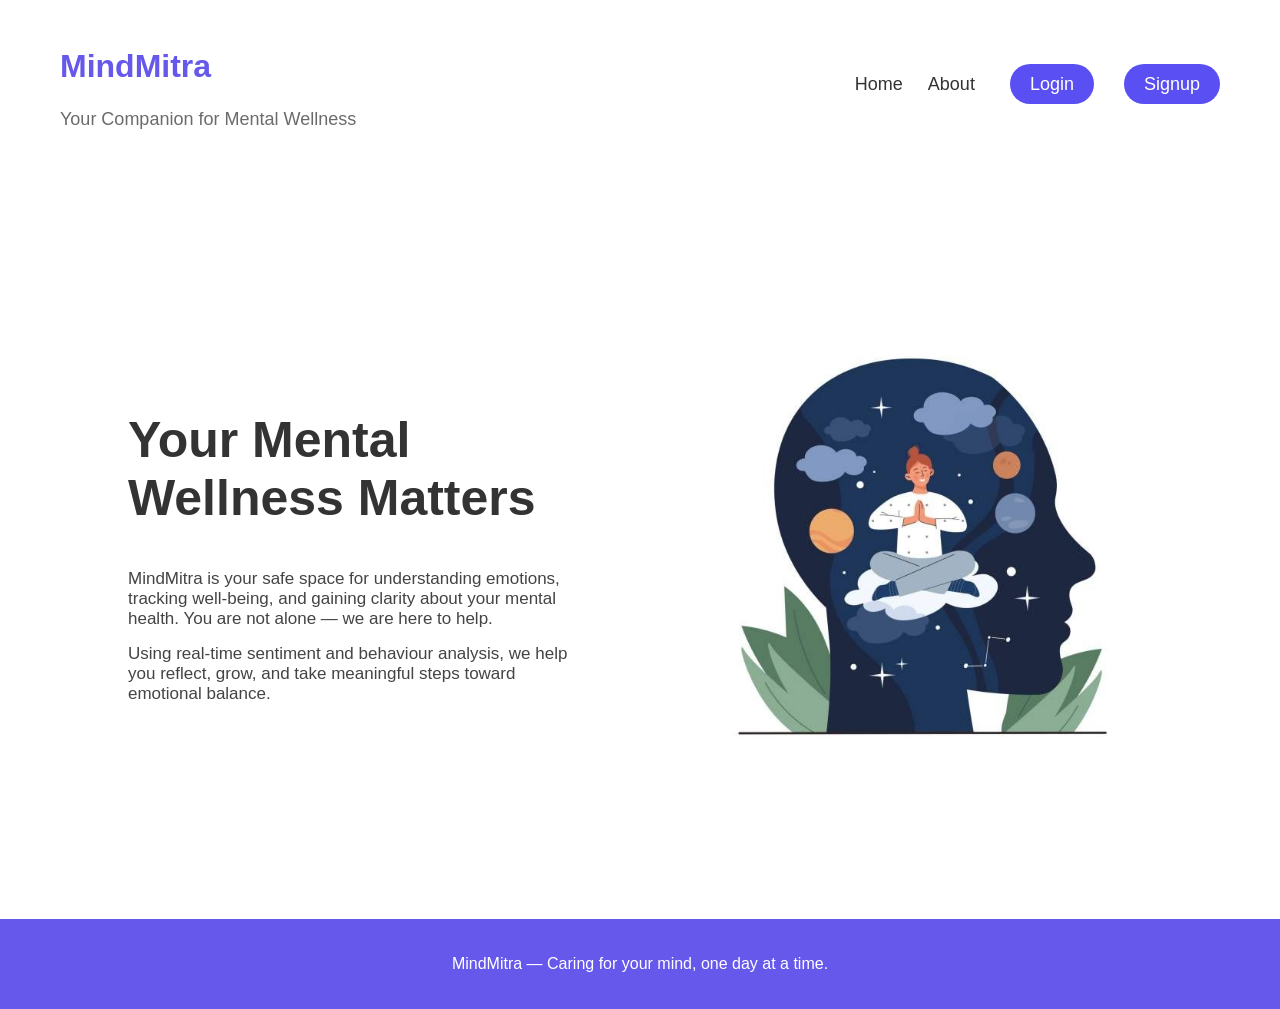
<file: website/template/index.html>
<!DOCTYPE html>
<html lang="en">
<head>
    <meta charset="UTF-8">
    <meta name="viewport" content="width=device-width, initial-scale=1.0">
    <title>Mental Health Wellness</title>
    <link rel="stylesheet" href="../static/style_2.css">
</head>
<body>

    <!-- Navigation -->
    <header>
        <nav class="navbar">
	<div class="logo-container">
            <h2 class="logo">MindMitra</h2>
	    <p class="subtitle">Your Companion for Mental Wellness</p>
	</div>
            <ul class="nav-links">
                <li><a href="index.html">Home</a></li>
                <li><a href="about.html">About</a></li>
                <li><a href="login.html" class="nav-btn login-btn">Login</a></li>
   	        <li><a href="signup.html" class="nav-btn signup-btn">Signup</a></li>
            </ul>
        </nav>
    </header>

    <!-- Hero Section -->
    <section class="hero">
        <div class="hero-text">
            <h1>Your Mental Wellness Matters</h1>
            <p>MindMitra is your safe space for understanding emotions, tracking well-being, and gaining 	      clarity about your mental health. 
               You are not alone — we are here to help.</p>
	    <p>Using real-time sentiment and behaviour analysis, we help you reflect, grow, and take 			meaningful steps toward emotional balance.</p>
        </div>

        <div class="hero-img">
            <!-- Replace with your own image -->
            <img src="images/iamge_2.jpg" alt="Mental health image">
        </div>
    </section>

    <!-- Footer -->
    <footer>
        <p>MindMitra — Caring for your mind, one day at a time.</p>
    </footer>

</body>
</html>
</file>
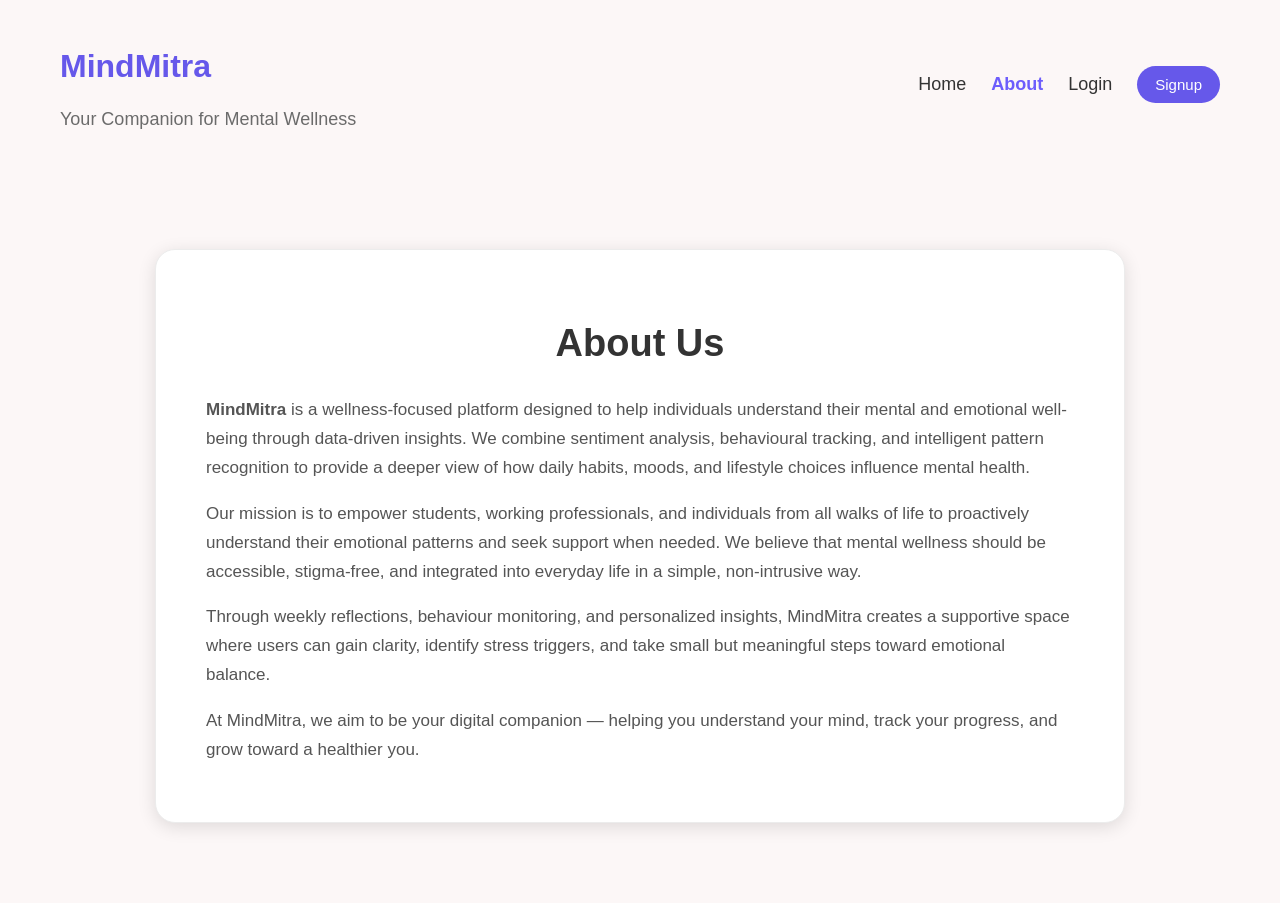
<file: website/template/about.html>
<!DOCTYPE html>
<html lang="en">
<head>
    <meta charset="UTF-8">
    <meta name="viewport" content="width=device-width, initial-scale=1.0">
    <title>About Us | MindMitra</title>
    <link rel="stylesheet" href="../static/style_2.css">
</head>

<body class="about-body">

    <!-- Navbar (same as your landing page) -->
    <header>
        <nav class="navbar">
            <div class="logo-container">
                <h2 class="logo">MindMitra</h2>
                <p class="subtitle">Your Companion for Mental Wellness</p>
            </div>

            <ul class="nav-links">
                <li><a href="index.html">Home</a></li>
                <li><a class="active" href="about.html">About</a></li>
                <li><a href="login.html">Login</a></li>
                <button class="btn-primary">Signup</button>
            </ul>
        </nav>
    </header>

    <!-- About Card Section -->
    <section class="about-section">
        <div class="about-card">
            <h1>About Us</h1>
            <p>
                <strong>MindMitra</strong> is a wellness-focused platform designed to help individuals 
                understand their mental and emotional well-being through data-driven insights.  
                We combine sentiment analysis, behavioural tracking, and intelligent pattern recognition 
                to provide a deeper view of how daily habits, moods, and lifestyle choices influence 
                mental health.
            </p>

            <p>
                Our mission is to empower students, working professionals, and individuals from all walks 
                of life to proactively understand their emotional patterns and seek support when needed.  
                We believe that mental wellness should be accessible, stigma-free, and integrated into 
                everyday life in a simple, non-intrusive way.
            </p>

            <p>
                Through weekly reflections, behaviour monitoring, and personalized insights, MindMitra 
                creates a supportive space where users can gain clarity, identify stress triggers, and 
                take small but meaningful steps toward emotional balance.
            </p>

            <p>
                At MindMitra, we aim to be your digital companion — helping you understand your mind, 
                track your progress, and grow toward a healthier you.
            </p>
        </div>
    </section>

</body>
</html>
</file>
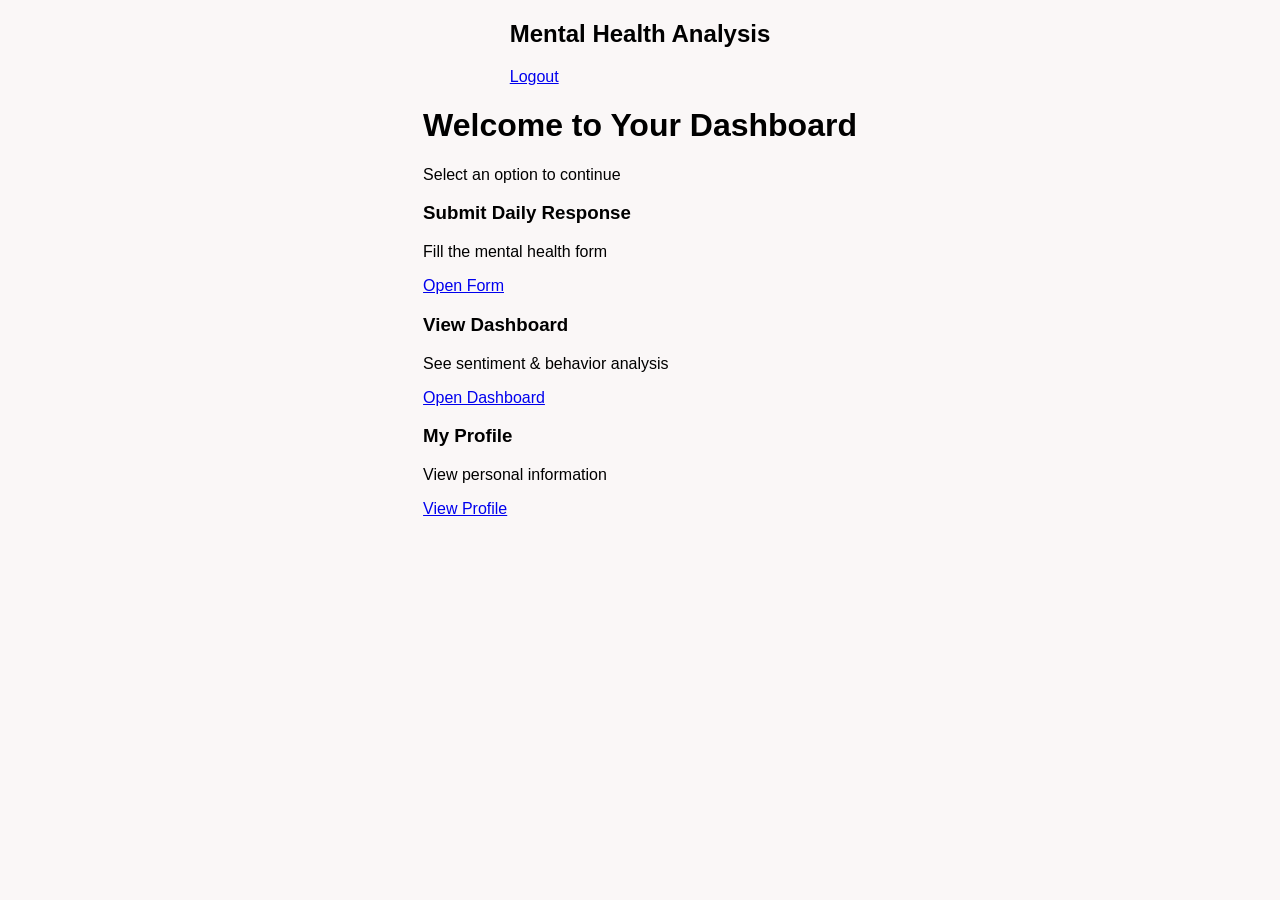
<file: website/template/dashboard.html>
<!DOCTYPE html>
<html lang="en">
<head>
    <meta charset="UTF-8">
    <title>Dashboard | Mental Health Analysis</title>

    <!-- CSS link -->
    <link rel="stylesheet" href="../static/login_style.css">
</head>
<body>

    <!-- Top Navigation Bar -->
    <div class="navbar">
        <h2>Mental Health Analysis</h2>
        <a href="login.html">Logout</a>
    </div>

    <!-- Main Dashboard Container -->
    <div class="dashboard-container">

        <h1>Welcome to Your Dashboard</h1>
        <p>Select an option to continue</p>

        <!-- Dashboard Cards -->
        <div class="card-container">

            <div class="card">
                <h3>Submit Daily Response</h3>
                <p>Fill the mental health form</p>
                <a href="https://forms.google.com" target="_blank">Open Form</a>
            </div>

            <div class="card">
                <h3>View Dashboard</h3>
                <p>See sentiment & behavior analysis</p>
                <a href="#">Open Dashboard</a>
            </div>

            <div class="card">
                <h3>My Profile</h3>
                <p>View personal information</p>
                <a href="#">View Profile</a>
            </div>

        </div>
    </div>

</body>
</html>
</file>
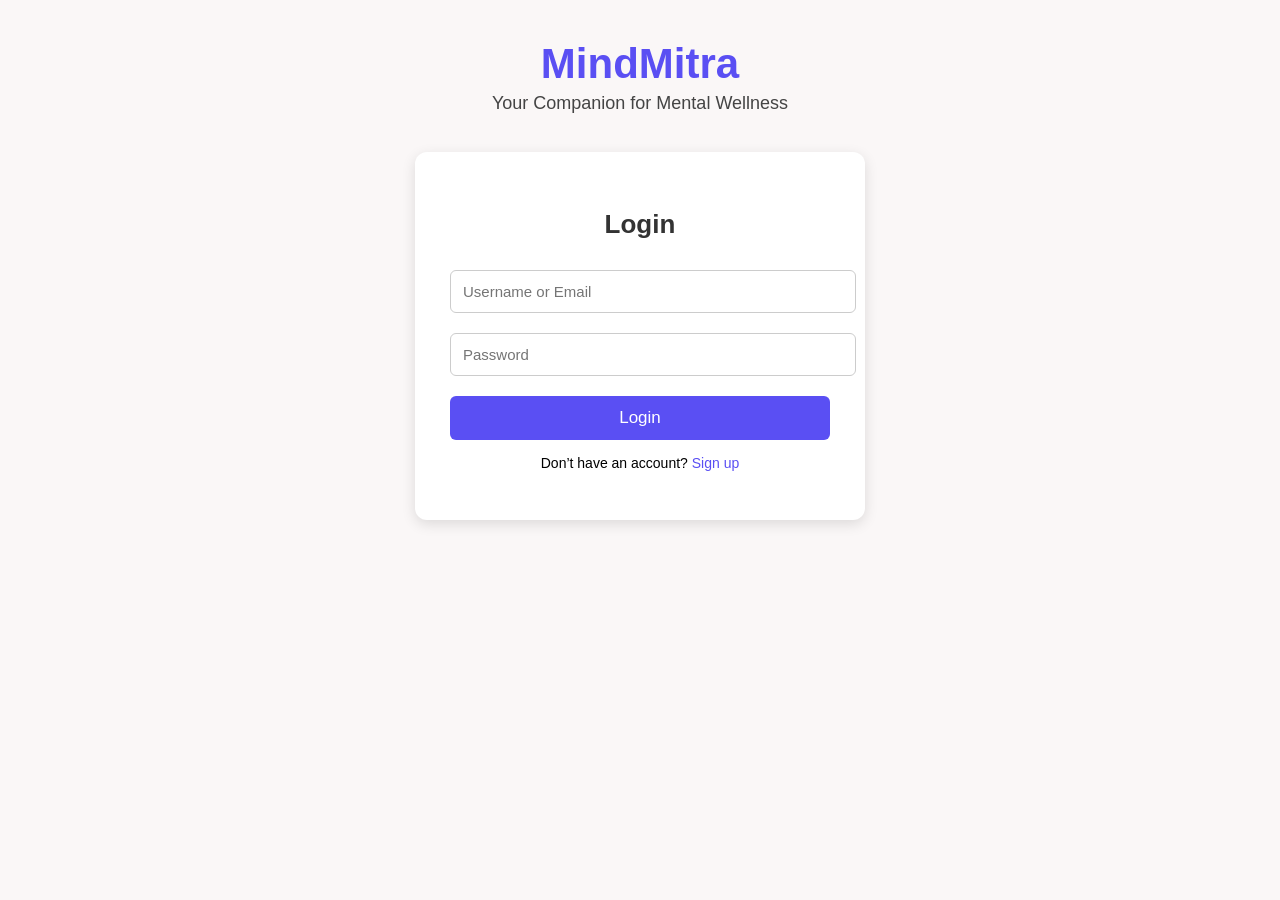
<file: website/template/login.html>
<!DOCTYPE html>
<html lang="en">
<head>
    <meta charset="UTF-8">
    <title>Login | Mental Health Analysis</title>
    <link rel="stylesheet" href="../static/login_style.css">
</head>

<body>

<div class="login-logo">
    <h1>MindMitra</h1>
    <p>Your Companion for Mental Wellness</p>
</div>

<div class="auth-container">
    <h2>Login</h2>

    <!-- ✅ FORM SUBMIT HANDLED SAFELY -->
    <form onsubmit="loginUser(event)">
        <input type="text" id="login_email" placeholder="Username or Email" required>
        <input type="password" id="login_password" placeholder="Password" required>

        <!-- IMPORTANT FIX -->
        <button type="submit">Login</button>
    </form>

    <p class="switch">
        Don’t have an account?
        <a href="signup.html">Sign up</a>
    </p>
</div>

<script>
function loginUser(event) {
    event.preventDefault(); // VERY IMPORTANT

    const email = document.getElementById("login_email").value;
    const password = document.getElementById("login_password").value;

    fetch("http://127.0.0.1:5000/login", {
        method: "POST",
        credentials: "include",   // 🔥 THIS LINE
        headers: {
            "Content-Type": "application/json"
        },
        body: JSON.stringify({
            email: email,
            password: password
        })
    })

    .then(res => res.json())
    .then(data => {
        if (data.message) {
            window.location.href = "user_home.html";
        } else {
            alert(data.error);
        }
    })
    .catch(err => {
        console.error(err);
        alert("Server error. Try again.");
    });
}
</script>


</body>
</html>
</file>
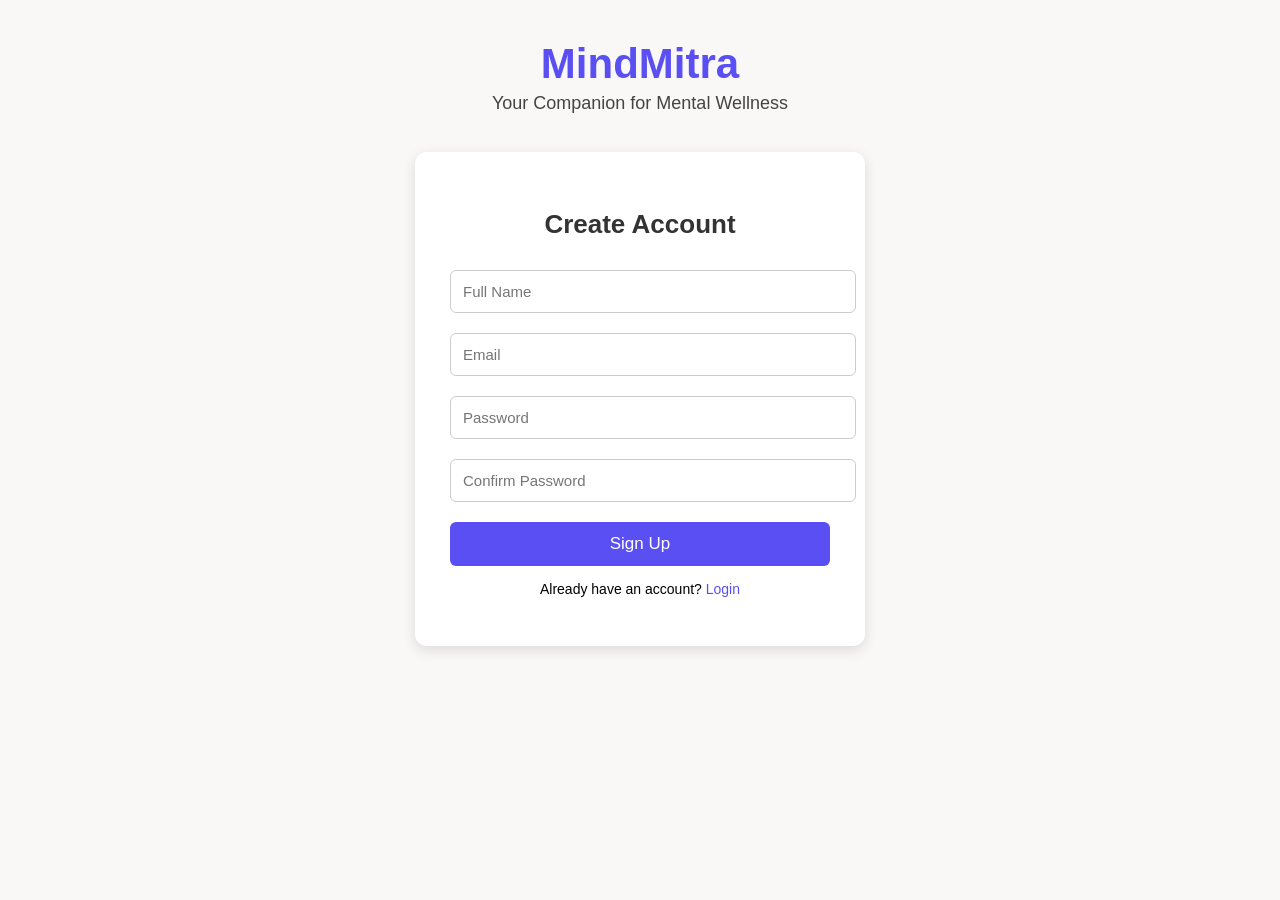
<file: website/template/signup.html>
<!DOCTYPE html>
<html lang="en">
<head>
    <meta charset="UTF-8">
    <title>Sign Up | Mental Health Analysis</title>

    <!-- Correct CSS path as per your structure -->
    <link rel="stylesheet" href="../static/login_style.css">
</head>

<body>

    <!-- ⭐ MindMitra Logo + Tagline -->
    <div class="login-logo">
        <h1>MindMitra</h1>
        <p>Your Companion for Mental Wellness</p>
    </div>

    <!-- ⭐ Signup Card -->
    <div class="auth-container">
        <h2>Create Account</h2>

        <!-- ✅ FORM WITH INPUTS (FIXED) -->
        <form onsubmit="signupUser(event)">
            <input type="text" placeholder="Full Name" required>
            <input type="email" placeholder="Email" required>
            <input type="password" placeholder="Password" required>
            <input type="password" placeholder="Confirm Password" required>

            <button type="submit">Sign Up</button>
        </form>

        <!-- ✅ Switch to Login -->
        <p class="switch">
            Already have an account?
            <a href="login.html">Login</a>
        </p>
    </div>

    <!-- ✅ Redirect Logic -->
   <script>
   function signupUser(event) {
   	event.preventDefault(); // stop page reload

    	const name = document.querySelector('input[placeholder="Full Name"]').value;
    	const email = document.querySelector('input[placeholder="Email"]').value;
    	const password = document.querySelector('input[placeholder="Password"]').value;
    	const confirmPassword = document.querySelector('input[placeholder="Confirm Password"]').value;

    	if (!name || !email || !password || !confirmPassword) {
        	alert("Please fill all fields");
        	return;
    	}

    	if (password !== confirmPassword) {
        	alert("Passwords do not match");
        	return;
    	}

    	fetch("http://127.0.0.1:5000/signup", {
        	method: "POST",
			credentials: "include",   // 🔥 REQUIRED
        	headers: {
            		"Content-Type": "application/json"
        	},
        	body: JSON.stringify({
            		name: name,
            		email: email,
            		password: password
        	})
    	})
    	.then(response => response.json())
    	.then(data => {
        	if (data.message) {
            		// ✅ Signup successful
            		window.location.href = "user_home.html";
        	} else {
            		alert(data.error);
        	}
    	})
    	.catch(error => {
        	console.error(error);
        	alert("Server error. Please try again.");
    	});
   }
   </script>


</body>
</html>
</file>
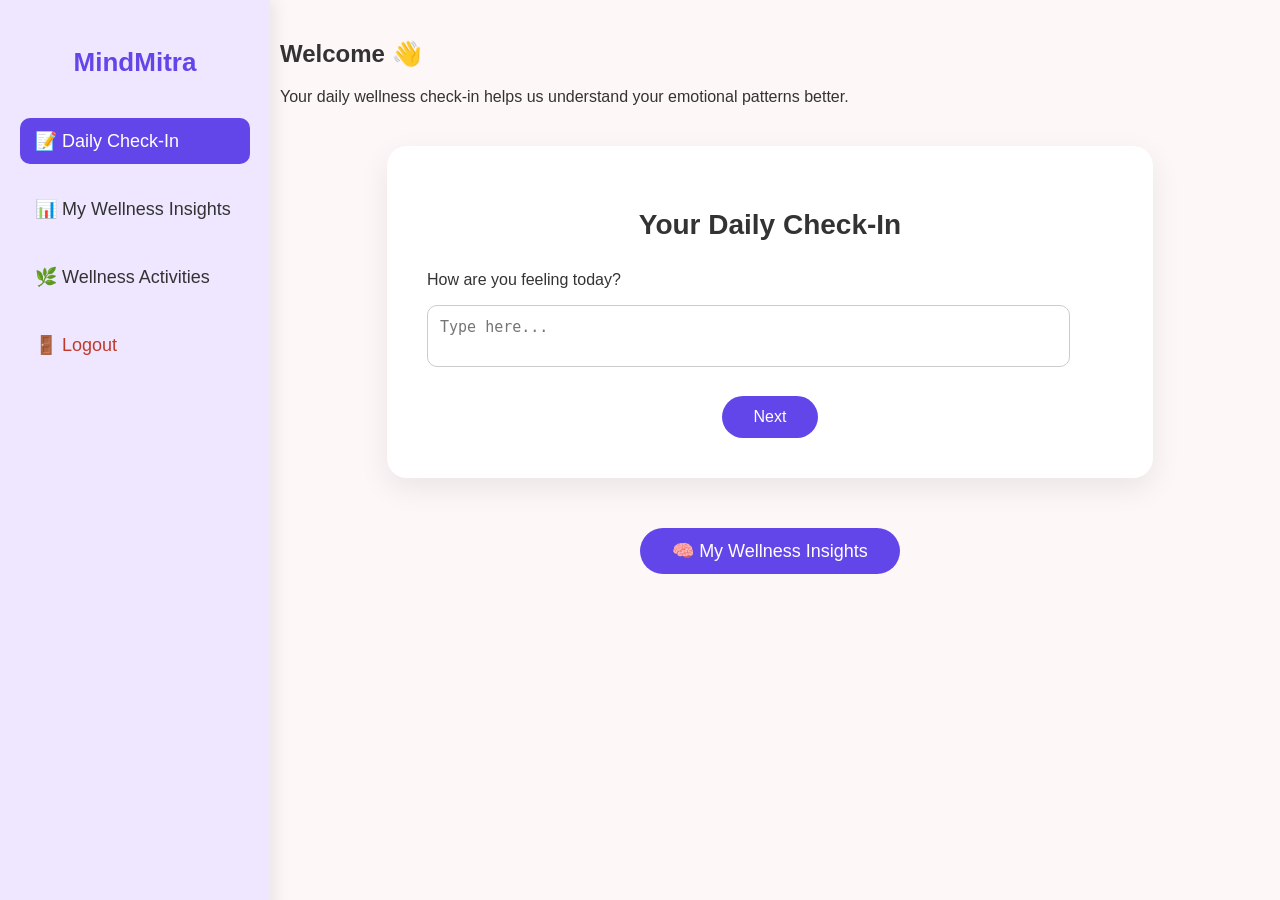
<file: website/template/user_home.html>
<!DOCTYPE html>
<html lang="en">
<head>
    <meta charset="UTF-8">
    <meta name="viewport" content="width=device-width, initial-scale=1.0">
    <title>Daily Check-In | MindMitra</title>

    <!-- CSS -->
    <link rel="stylesheet" href="../static/user_home.css">
</head>

<body>

<!-- Sidebar Navigation -->
<div class="sidebar">
    <h2 class="side-logo">MindMitra</h2>
    <ul>
        <li><a href="user_home.html" class="active">📝 Daily Check-In</a></li>
        <li><a href="#" onclick="openDashboard()">📊 My Wellness Insights</a></li>
        <li><a href="wellness_activity.html">🌿 Wellness Activities</a></li>
        <li><a href="index.html" onclick="logout()" class="logout">🚪 Logout</a></li>
    </ul>
</div>

<!-- Main Content -->
<div class="main-content">

    <!-- Welcome Section -->
    <div class="welcome-box">
        <h2 id="welcomeUser">Welcome 👋</h2>
        <p>Your daily wellness check-in helps us understand your emotional patterns better.</p>
    </div>

    <!-- Check-in Card -->
    <div class="checkin-card">
        <h2 class="checkin-title">Your Daily Check-In</h2>

        <div id="question-box">

            <div class="step" id="step-0">
                <p class="question">How are you feeling today?</p>
                <textarea id="feeling_text" placeholder="Type here..."></textarea>
            </div>

            <div class="step" id="step-1">
                <p class="question">One positive thing today?</p>
                <textarea id="positive_text"></textarea>
            </div>

            <div class="step" id="step-2">
                <p class="question">Hours slept?</p>
                <input type="number" id="sleep_hours" min="1" max="24">
            </div>

            <div class="step" id="step-3">
                <p class="question">Sleep quality (1–10)</p>
                <input type="range" id="sleep_quality" min="1" max="10" value="5"
                       oninput="updateSliderValue(this)">
                <p>Selected: <span id="sleep_quality_value">5</span></p>
            </div>

            <div class="step" id="step-4">
                <p class="question">Mood (1–10)</p>
                <input type="number" id="mood_score" min="1" max="10">
            </div>

            <div class="step" id="step-5">
                <p class="question">Stress (1–10)</p>
                <input type="number" id="stress_score" min="1" max="10">
            </div>

            <div class="step" id="step-6">
                <p class="question">Energy (1–10)</p>
                <input type="number" id="energy_score" min="1" max="10">
            </div>

            <div class="step" id="step-7">
                <p class="question">Did you socialize?</p>
                <select id="socializing">
                    <option value="">Select</option>
                    <option value="1">Yes</option>
                    <option value="0">No</option>
                </select>
            </div>

            <div class="step" id="step-8">
                <p class="question">How many hours did you spend on screens today?</p>
                <input type="number" id="screen_time" min="0" max="24">
            </div>

            <div class="step" id="step-9">
                <p class="question">Were you physically active today?</p>
                <select id="physically_active">
                    <option value="">Select</option>
                    <option value="Yes">Yes</option>
                    <option value="No">No</option>
                </select>
            </div>

            <div class="step" id="step-10">
                <p class="question">How many hours did you use social media today?</p>
                <input type="number" id="social_media_hours" min="0" max="24">
            </div>

            <div class="step" id="step-11">
                <p class="question">Anything stressing you?</p>
                <textarea id="anxiety_text"></textarea>
            </div>
            

        </div>

        <div class="btn-row">
            <button class="back-btn" onclick="previousStep()">Back</button>
            <button class="next-btn" onclick="nextStep()">Next</button>
        </div>
    </div>

    <button class="analysis-btn" onclick="openDashboard()">
        🧠 My Wellness Insights
    </button>


</div>

<!-- ================== SCRIPTS ================== -->
<script>
let currentStep = 0;
const steps = document.querySelectorAll(".step");

function showStep(n) {
    steps.forEach(step => step.style.display = "none");
    steps[n].style.display = "block";
    document.querySelector(".back-btn").style.display = n === 0 ? "none" : "inline-block";
    document.querySelector(".next-btn").textContent =
        n === steps.length - 1 ? "Finish" : "Next";
}

showStep(currentStep);

function updateSliderValue(slider) {
    document.getElementById(slider.id + "_value").innerText = slider.value;
}

function previousStep() {
    if (currentStep > 0) {
        currentStep--;
        showStep(currentStep);
    }
}

function nextStep() {
    if (currentStep < steps.length - 1) {
        currentStep++;
        showStep(currentStep);
    } else {
    fetch("http://127.0.0.1:5000/save-checkin", {
        method: "POST",
        credentials: "include",
        headers: {
            "Content-Type": "application/json"
        },
        body: JSON.stringify({
            feeling_text: document.getElementById("feeling_text").value,
            positive_text: document.getElementById("positive_text").value,
            sleep_hours: document.getElementById("sleep_hours").value,
            sleep_quality: document.getElementById("sleep_quality").value,
            mood_score: document.getElementById("mood_score").value,
            stress_score: document.getElementById("stress_score").value,
            energy_score: document.getElementById("energy_score").value,
            socializing: document.getElementById("socializing").value,
            anxiety_text: document.getElementById("anxiety_text").value,
            screen_time: document.getElementById("screen_time").value,
            physically_active: document.getElementById("physically_active").value,
            social_media_hours: document.getElementById("social_media_hours").value

        })
    })
    .then(res => res.json())
    .then(data => {
        alert("✅ Daily check-in saved!");
        window.location.reload();
    })
    .catch(err => {
        console.error(err);
        alert("❌ Failed to save check-in");
    });
}

}
</script>

<script>
fetch("http://127.0.0.1:5000/check-session", {
    credentials: "include"   // 🔥 REQUIRED
})
.then(res => res.json())
.then(data => {
    if (!data.logged_in) {
        window.location.href = "login.html";
    } else {
        document.getElementById("welcomeUser").innerText =
            "Welcome, " + data.name + " 👋";
    }
});
</script>

<script>
function logout() {
    fetch("http://127.0.0.1:5000/logout")
    .then(() => window.location.href = "login.html");
}
</script>

<script>
function openDashboard() {
    fetch("http://127.0.0.1:5000/current-user", {
        method: "GET",
        credentials: "include"
    })
    .then(response => response.json())
    .then(data => {
        if (data.user_id) {
            window.open(`http://127.0.0.1:8501/?user_id=${data.user_id}`, "_blank");
        } else {
            alert("You are not logged in.");
        }
    })
    .catch(error => {
        console.error("Error:", error);
        alert("Something went wrong.");
    });
}
</script>

<script>
function openInsights() {
    fetch("http://127.0.0.1:5000/check-session", {
        credentials: "include"
    })
    .then(res => res.json())
    .then(data => {
        if (data.logged_in) {
            window.open("http://localhost:8501/?user_id=" + data.user_id, "_blank");
        } else {
            alert("User not logged in");
        }
    })
    .catch(err => {
        console.error(err);
        alert("Unable to open insights");
    });
}
</script>


</body>
</html>
</file>
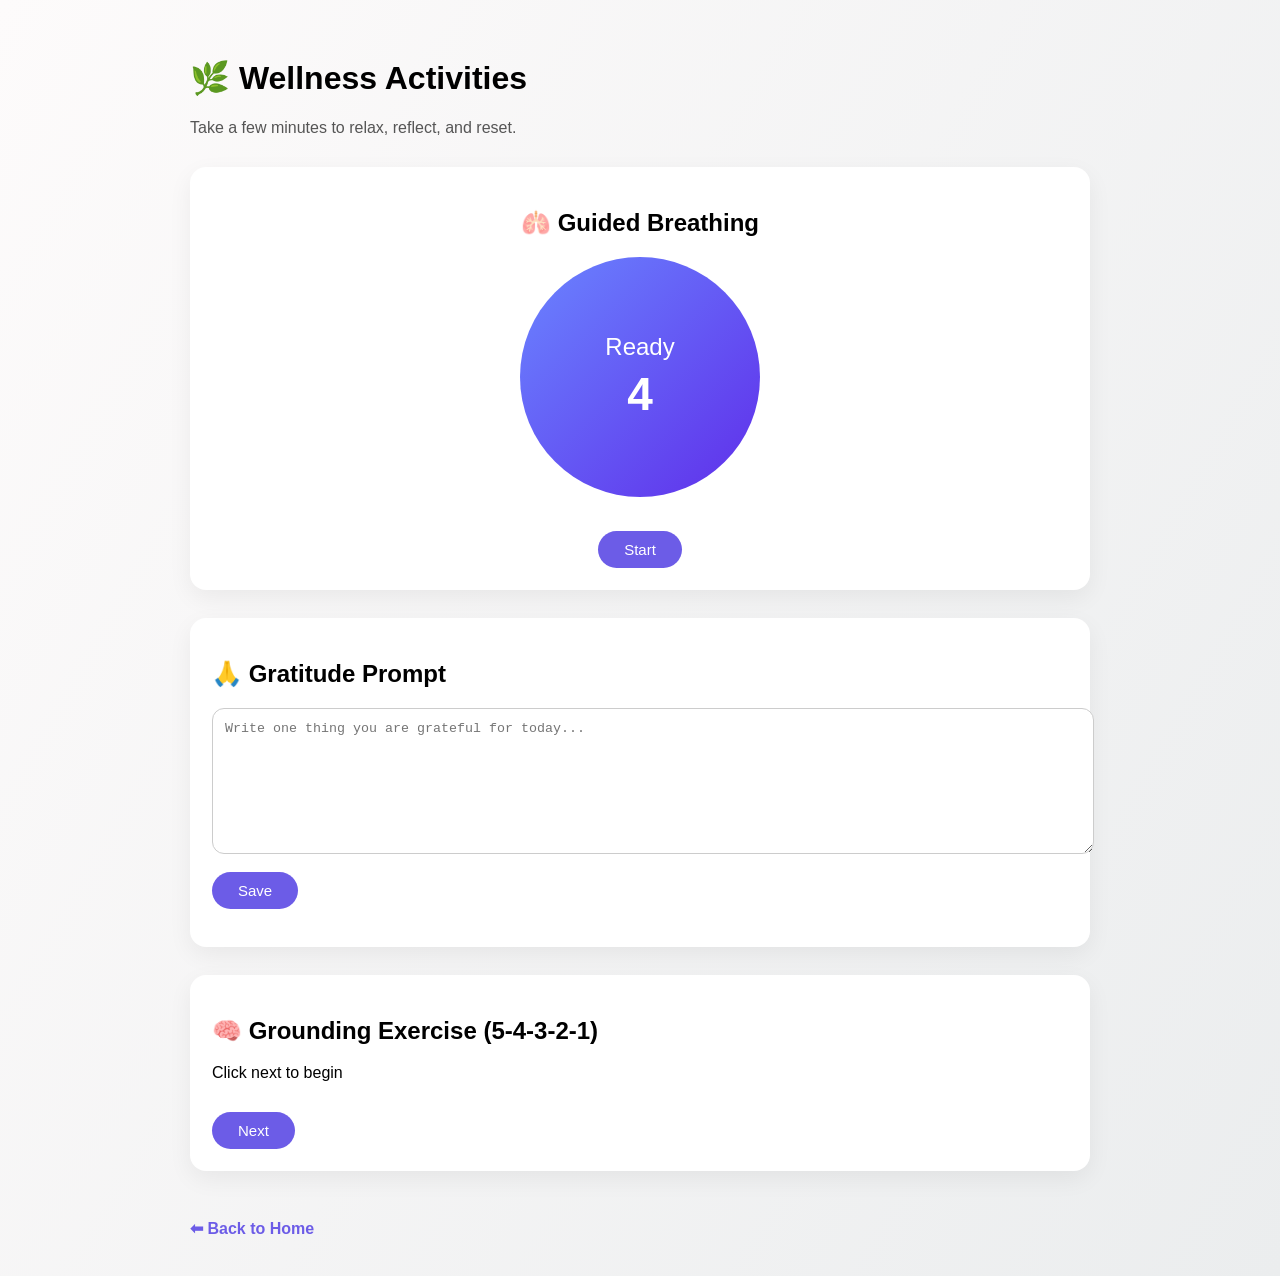
<file: website/template/wellness_activity.html>
<!DOCTYPE html>
<html lang="en">
<head>
    <meta charset="UTF-8">
    <title>Wellness Activities | MindMitra</title>
    <link rel="stylesheet" href="../static/activity.css">
</head>
<body>

<div class="container">

    <h1>🌿 Wellness Activities</h1>
    <p class="subtitle">Take a few minutes to relax, reflect, and reset.</p>

    <!-- 🫁 Guided Breathing (UPGRADED – timer inside circle) -->
    <div class="card breathing-card">
        <h2>🫁 Guided Breathing</h2>

        <div class="breathing-circle-advanced" id="breathingCircle">
            <div class="breathing-text">
                <div id="breathingPhase">Ready</div>
                <div id="breathingTimer">4</div>
            </div>
        </div>

        <button class="primary-btn" onclick="startBreathing()">Start</button>
    </div>

    <!-- 🙏 Gratitude Journal (UNCHANGED) -->
    <div class="card">
        <h2>🙏 Gratitude Prompt</h2>
        <textarea id="gratitudeInput"
            placeholder="Write one thing you are grateful for today..."></textarea>
        <button class="primary-btn" onclick="saveGratitude()">Save</button>
        <p id="gratitudeMsg"></p>
    </div>

    <!-- 🧠 Grounding Exercise (UNCHANGED) -->
    <div class="card">
        <h2>🧠 Grounding Exercise (5-4-3-2-1)</h2>
        <p id="groundingText">Click next to begin</p>
        <button class="primary-btn" onclick="nextGrounding()">Next</button>
    </div>

    <a href="user_home.html" class="back-btn">⬅ Back to Home</a>

</div>

<script src="../static/breathing.js"></script>

<script>

/* Guided Breathing */
/* (keep your breathing code exactly as it is) */


/* Gratitude Save — BACKEND CONNECTED */
function saveGratitude() {
    const text = document.getElementById("gratitudeInput").value;

    if (!text.trim()) {
        document.getElementById("gratitudeMsg").innerText =
            "Please write something first 🌱";
        return;
    }

    fetch("http://127.0.0.1:5000/save-gratitude", {
        method: "POST",
        headers: {
            "Content-Type": "application/json"
        },
        body: JSON.stringify({ gratitude: text })
    })
    .then(response => response.json())
    .then(data => {
        document.getElementById("gratitudeMsg").innerText = data.message;
        document.getElementById("gratitudeInput").value = "";
    })
    .catch(error => {
        console.error(error);
        document.getElementById("gratitudeMsg").innerText =
            "Something went wrong 😔";
    });
}

/* Grounding */
const groundingSteps = [
    "5 things you can see 👀",
    "4 things you can feel ✋",
    "3 things you can hear 👂",
    "2 things you can smell 👃",
    "1 thing you can taste 👅"
];
let gStep = 0;
function nextGrounding() {
    if (gStep < groundingSteps.length) {
        document.getElementById("groundingText").innerText =
            groundingSteps[gStep];
        gStep++;
    }
}

/* Sound */
const sound = document.getElementById("calmSound");
function toggleSound() {
    sound.paused ? sound.play() : sound.pause();
}
</script>

</body>
</html>
</file>
<file: website/static/style_2.css>
/* General Style */
body {
    margin: 0;
    color: #444;
    background-color: #ffffff;  /* same background as landing page */
    font-family: Poppins, sans-serif;
}

/* Navbar */
.navbar {
    display: flex;
    justify-content: space-between;
    padding: 20px 60px;
    align-items: center;
}

.logo {
    font-size: 32px;
    font-weight: bold;
    color: #6658EA;
}

.logo-container {
    display: flex;
    flex-direction: column;
    line-height: 1.2;
}

.subtitle {
    font-size: 18px;   /* increased size */
    color: #6b6b6b;
    margin-top: -2px;
    font-weight: 500;
}


.nav-links {
    list-style: none;
    display: flex;
    align-items: center;
    gap: 25px;
}

.nav-links a {
    text-decoration: none;
    color: #444;
    font-weight: 500;
}

.btn-primary {
    padding: 10px 18px;
    border: none;
    background-color: #6658EA;
    color: white;
    border-radius: 25px;
    cursor: pointer;
    font-size: 15px;
}

/* Hero Section */
.hero{
    display:flex;
    align-items:center;
    justify-content:space-between;

    padding:60px 10%;
    min-height:70vh;

    background:#ffffff;
}

.hero-text {
    max-width: 45%;
}

.hero-text h1 {
    font-size: 50px;
    color: #333;
}

.hero-text p {
    margin: 15px 0;
    font-size: 17px;
}

.hero-img img {
    width: 450px;
    border-radius: 20px;
}

/* Features */
.features {
    text-align: center;
    padding: 60px 0;
}

.feature-container {
    display: flex;
    justify-content: center;
    gap: 40px;
    margin-top: 30px;
}

.feature-card {
    width: 250px;
    background: #fff;
    padding: 25px;
    border-radius: 20px;
    box-shadow: 0px 4px 12px rgba(0,0,0,0.1);
}

.feature-card img {
    width: 70px;
}

/* Testimonials */
.testimonials {
    padding: 60px 0;
    text-align: center;
}

.testimonial-box {
    background: #FFF;
    width: 60%;
    margin: 20px auto;
    padding: 25px;
    border-radius: 20px;
    box-shadow: 0px 4px 12px rgba(0,0,0,0.1);
}

/* Footer */
footer {
    background: #6658EA;
    color: white;
    text-align: center;
    padding: 20px;
}

/* Background same as landing page */
.about-body {
    background-color: #FCF7F7; /* same soft pastel */
    margin: 0;
    font-family: Poppins, sans-serif;
}

/* Center Section */
.about-section {
    display: flex;
    justify-content: center;
    padding: 80px 20px;
}

/* Card Design */
.about-card {
    background: #ffffff;
    width: 70%;
    padding: 40px 50px;
    border-radius: 20px;
    box-shadow: 0 4px 18px rgba(0,0,0,0.12);
    border: 1px solid #ececec;
}

.about-card h1 {
    font-size: 38px;
    text-align: center;
    color: #333;
}

.about-card p {
    font-size: 17px;
    line-height: 1.7;
    color: #555;
    margin-top: 15px;
}

/* Highlight active menu */
.nav-links .active {
    color: #6d5dfc;
    font-weight: 600;
}

.navbar {
    display: flex;
    justify-content: space-between;
    align-items: center;
    padding: 20px 60px;
}

.nav-links {
    list-style: none;
    display: flex;
    align-items: center;
    gap: 25px;     /* spacing between nav items */
}

.nav-links li a {
    text-decoration: none;
    font-size: 18px;
    color: #333;
    transition: 0.3s ease;
}

.nav-links li a:hover {
    color: #5a4ff3;   /* purple hover */
}

.nav-btn {
    padding: 10px 20px;
    border-radius: 25px;          /* rounded pill shape */
    background-color: #5a4ff3;    /* purple */
    color: white !important;
    font-weight: 600;
    transition: all 0.3s ease;
}

.nav-btn:hover {
    background-color: #4a3fda;    /* darker purple on hover */
    transform: translateY(-2px);  /* small lift */
    box-shadow: 0 4px 10px rgba(90, 79, 243, 0.4);
}

.login-btn {
    margin-left: 10px;
}

.signup-btn {
    margin-left: 5px;
}

@media (max-width: 768px) {
    .navbar {
        padding: 15px 25px;
        flex-direction: column;
        gap: 15px;
    }

    .nav-links {
        flex-direction: column;
        gap: 15px;
    }
}

/* Background same as landing page */
.about-body {
    background-color: #FCF7F7; /* same soft pastel */
    margin: 0;
    font-family: Poppins, sans-serif;
}

/* Center Section */
.about-section {
    display: flex;
    justify-content: center;
    padding: 80px 20px;
}

/* Card Design */
.about-card {
    background: #ffffff;
    width: 70%;
    padding: 40px 50px;
    border-radius: 20px;
    box-shadow: 0 4px 18px rgba(0,0,0,0.12);
    border: 1px solid #ececec;
}

.about-card h1 {
    font-size: 38px;
    text-align: center;
    color: #333;
}

.about-card p {
    font-size: 17px;
    line-height: 1.7;
    color: #555;
    margin-top: 15px;
}

/* Highlight active menu */
.nav-links .active {
    color: #6d5dfc;
    font-weight: 600;
}

/* ===== USER HOME PAGE ===== */

.user-greeting {
    text-align: center;
    margin-top: 40px;
}

.user-greeting h1 {
    font-size: 34px;
    color: #5A4FF3;
}

.user-greeting p {
    font-size: 16px;
    color: #555;
    margin-top: 5px;
}

/* Chatbot Card */
.chat-section {
    display: flex;
    justify-content: center;
    margin-top: 40px;
}

.chat-card {
    width: 60%;
    background: #ffffff;
    padding: 40px;
    border-radius: 20px;
    box-shadow: 0 6px 18px rgba(0,0,0,0.1);
}

.chat-card h2 {
    text-align: center;
    margin-bottom: 20px;
    color: #333;
}

.question-box {
    background: #F3F0FF;
    padding: 20px;
    border-radius: 12px;
    margin-bottom: 20px;
    font-size: 17px;
    color: #444;
}

.btn-start {
    display: block;
    margin: 10px auto;
    padding: 12px 30px;
    background-color: #5A4FF3;
    color: white;
    border: none;
    border-radius: 30px;
    font-size: 16px;
    cursor: pointer;
}

.btn-start:hover {
    background-color: #493ee0;
}

.response-area {
    margin-top: 20px;
}

.btn-submit {
    margin-top: 20px;
    background-color: #5A4FF3;
    color: white;
    padding: 12px 25px;
    border: none;
    border-radius: 30px;
    font-size: 16px;
    cursor: pointer;
    display: block;
    margin-left: auto;
    margin-right: auto;
}

.btn-analysis {
    display: block;
    margin: 60px auto;
    background-color: #5A4FF3;
    color: white;
    padding: 14px 35px;
    border-radius: 30px;
    font-size: 18px;
    text-decoration: none;
    text-align: center;
    transition: 0.3s;
}

.btn-analysis:hover {
    background-color: #493ee0;
    box-shadow: 0 6px 12px rgba(90, 79, 243, 0.3);
}
</file>
<file: website/static/login_style.css>
/* ========== General Page Styling ========== */
body {
    background-color: #faf7f7;      /* Same light pastel as landing page */
    font-family: Arial, sans-serif;
    margin: 0;
    padding: 0;
    display: flex;
    flex-direction: column;
    align-items: center;
}

/* ========== MindMitra Logo + Tagline ========== */
.login-logo {
    text-align: center;
    margin-top: 40px;
    margin-bottom: 10px;
}

.login-logo h1 {
    font-size: 42px;
    color: #5a4ff3;           /* Purple theme from landing page */
    margin: 0;
}

.login-logo p {
    font-size: 18px;
    color: #444;
    margin-top: 5px;
}

/* ========== Login Card ========== */
.auth-container {
    width: 380px;
    background: white;
    padding: 35px;
    border-radius: 12px;
    box-shadow: 0px 4px 14px rgba(0, 0, 0, 0.12);
    text-align: center;
    margin-top: 10px;
}

.auth-container h2 {
    margin-bottom: 20px;
    font-size: 26px;
    color: #333;
}

/* ========== Inputs ========== */
.auth-container input {
    width: 100%;
    padding: 12px;
    margin: 10px 0;
    border-radius: 6px;
    border: 1px solid #ccc;
    font-size: 15px;
}

/* ========== Button ========== */
.auth-container button {
    width: 100%;
    padding: 12px;
    margin-top: 10px;
    background: #5a4ff3;     /* Purple button */
    color: white;
    border: none;
    border-radius: 6px;
    font-size: 17px;
    cursor: pointer;
}

.auth-container button:hover {
    background: #483ed6;
}

/* ========== Switch text ========== */
.switch {
    margin-top: 15px;
    font-size: 14px;
}

.switch a {
    color: #5a4ff3;
    text-decoration: none;
}

.switch a:hover {
    text-decoration: underline;
}
</file>
<file: website/static/user_home.css>
/* ------------------------------
   GLOBAL PAGE STYLE
--------------------------------*/
body {
    margin: 0;
    padding: 0;
    font-family: "Poppins", sans-serif;
    background-color: #fdf7f7;   /* Same soft pink theme as landing page */
    color: #333;
}

/* ------------------------------
   WELCOME HEADER
--------------------------------*/
.welcome-section {
    text-align: center;
    margin-top: 40px;
}

.welcome-section h1 {
    font-size: 40px;
    color: #6246ea;   /* Purple theme */
    font-weight: 700;
}

.welcome-section .sub {
    color: #444;
    font-size: 18px;
    margin-top: -10px;
}

/* ------------------------------
   MAIN QUESTION CARD (WHITE BOX)
--------------------------------*/
.checkin-card {
    width: 70%;
    margin: 40px auto;
    background: white;
    padding: 40px;
    border-radius: 20px;
    box-shadow: 0 10px 30px rgba(0,0,0,0.08);
}

.checkin-title {
    text-align: center;
    font-size: 28px;
    font-weight: 600;
    margin-bottom: 30px;
}

/* Question Box */
.question-box {
    background: #f1edff;
    padding: 18px 25px;
    border-radius: 15px;
    font-size: 18px;
    margin-bottom: 25px;
}

/* Textarea */
textarea {
    width: 90%;
    padding: 12px;
    border-radius: 10px;
    border: 1px solid #ccc;
    resize: none;
    font-size: 15px;
}

/* ------------------------------
   BUTTONS (NEXT + BACK)
--------------------------------*/
.btn-row {
    display: flex;
    justify-content: center;
    gap: 20px;
    margin-top: 25px;
}

.next-btn, .back-btn {
    padding: 12px 32px;
    font-size: 16px;
    border-radius: 30px;
    border: none;
    cursor: pointer;
    transition: 0.3s ease;
}

/* Next button (purple) */
.next-btn {
    background: #6246ea;
    color: white;
}
.next-btn:hover {
    background: #5139c8;
}

/* Back button (grey) */
.back-btn {
    background: #d6d6d6;
    color: black;
}
.back-btn:hover {
    background: #bcbcbc;
}

/* ------------------------------
   SLIDER QUESTIONS
--------------------------------*/
input[type="range"] {
    width: 70%;
    margin: 20px auto;
    display: block;
}

/* Value display under slider */
.slider-value {
    font-size: 16px;
    margin-left: 15%;
    color: #333;
}

/* ------------------------------
   WELLNESS INSIGHT BUTTON
--------------------------------*/
.analysis-btn {
    background: #6246ea;
    color: white;
    padding: 12px 32px;
    font-size: 18px;
    border-radius: 40px;
    border: none;
    cursor: pointer;
    display: block;
    margin: 50px auto;
    transition: 0.3s;
}
.analysis-btn:hover {
    background: #5139c8;
}

/* ------------------------------
   ANIMATIONS (Fade-in effect)
--------------------------------*/
.step {
    display: none;
    animation: fadeIn 0.4s ease-in-out;
}

@keyframes fadeIn {
    0% { opacity: 0; transform: translateY(10px); }
    100% { opacity: 1; transform: translateY(0); }
}

/* ------------------------------
   RESPONSIVE DESIGN
--------------------------------*/
@media (max-width: 900px) {
    .checkin-card {
        width: 90%;
        padding: 30px;
    }

    textarea {
        width: 100%;
    }

    input[type="range"] {
        width: 100%;
    }

    .slider-value {
        margin-left: 0;
        text-align: center;
    }
}

/* --------------------------
   SIDEBAR MENU
---------------------------*/
.sidebar {
    position: fixed;
    top: 0;
    left: 0;
    width: 230px;
    height: 100vh;
    background: #efe7ff;         /* Soft pastel lavender */
    padding: 25px 20px;
    box-shadow: 5px 0 15px rgba(0,0,0,0.08);
}

.side-logo {
    font-size: 26px;
    font-weight: 700;
    color: #6246ea;
    margin-bottom: 40px;
    text-align: center;
}

.sidebar ul {
    list-style: none;
    padding: 0;
}

.sidebar ul li {
    margin: 22px 0;
}

.sidebar ul li a {
    text-decoration: none;
    font-size: 18px;
    color: #333;
    font-weight: 500;
    padding: 12px 15px;
    display: block;
    border-radius: 10px;
    transition: 0.3s;
}

.sidebar ul li a:hover,
.sidebar ul li a.active {
    background-color: #6246ea;
    color: white;
}

.sidebar ul li a.logout {
    color: #c0392b;
}

.sidebar ul li a.logout:hover {
    background-color: #e57373;
    color: white;
}

/* Push content to the right */
.main-content {
    margin-left: 260px;
    padding: 20px;
}
</file>
<file: website/static/activity.css>
/* ===== EXISTING GLOBAL STYLES (KEEP SAME) ===== */

body {
    background: linear-gradient(120deg, #fdfbfb, #ebedee);
    font-family: Arial, sans-serif;
}

.container {
    max-width: 900px;
    margin: auto;
    padding: 30px;
}

.subtitle {
    margin-bottom: 30px;
    color: #555;
}

.card {
    background: #ffffff;
    padding: 22px;
    border-radius: 16px;
    box-shadow: 0 8px 25px rgba(0,0,0,0.06);
    margin-bottom: 28px;
}

textarea {
    width: 100%;
    height: 120px;
    border-radius: 12px;
    padding: 12px;
    border: 1px solid #ccc;
}

.primary-btn {
    margin-top: 14px;
    padding: 10px 26px;
    border-radius: 22px;
    border: none;
    background: #6c5ce7;
    color: white;
    font-size: 15px;
    cursor: pointer;
}

.back-btn {
    display: inline-block;
    margin-top: 20px;
    color: #6c5ce7;
    font-weight: bold;
    text-decoration: none;
}

/* ===== BREATHING (SCOPED – SAFE) ===== */

.breathing-card {
    text-align: center;
}

.breathing-circle-advanced {
    width: 240px;
    height: 240px;
    margin: 20px auto;
    border-radius: 50%;
    background: linear-gradient(135deg, #6a85ff, #5f2eea);
    display: flex;
    align-items: center;
    justify-content: center;
    transition: transform 4s ease-in-out, background 4s ease-in-out;
}

.breathing-text {
    color: white;
    text-align: center;
}

#breathingPhase {
    font-size: 24px;
    font-weight: 500;
}

#breathingTimer {
    font-size: 46px;
    font-weight: bold;
    margin-top: 6px;
}

/* Breathing states */
.breathe-in {
    transform: scale(1.25);
    background: linear-gradient(135deg, #74c0fc, #4dabf7);
}

.breathe-hold {
    transform: scale(1.25);
    background: linear-gradient(135deg, #9775fa, #7048e8);
}

.breathe-out {
    transform: scale(0.8);
    background: linear-gradient(135deg, #63e6be, #38d9a9);
}
</file>
